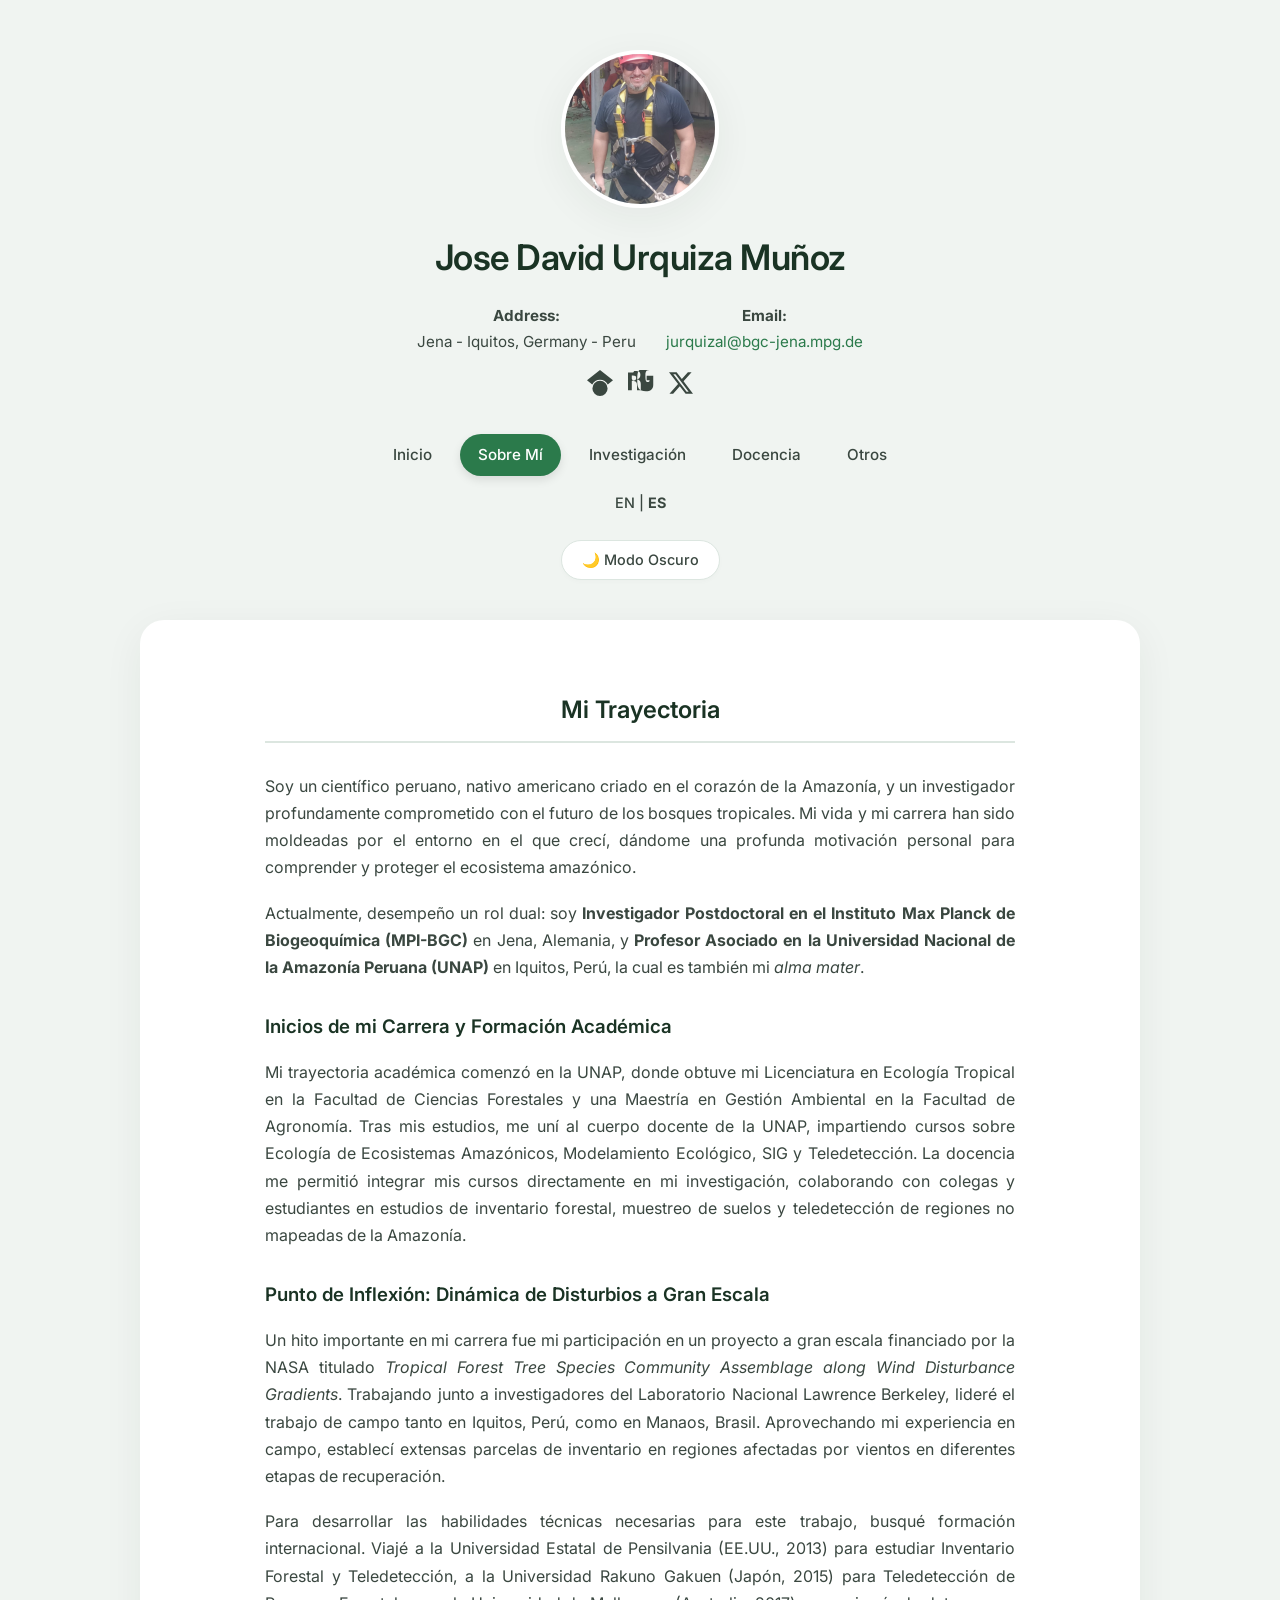
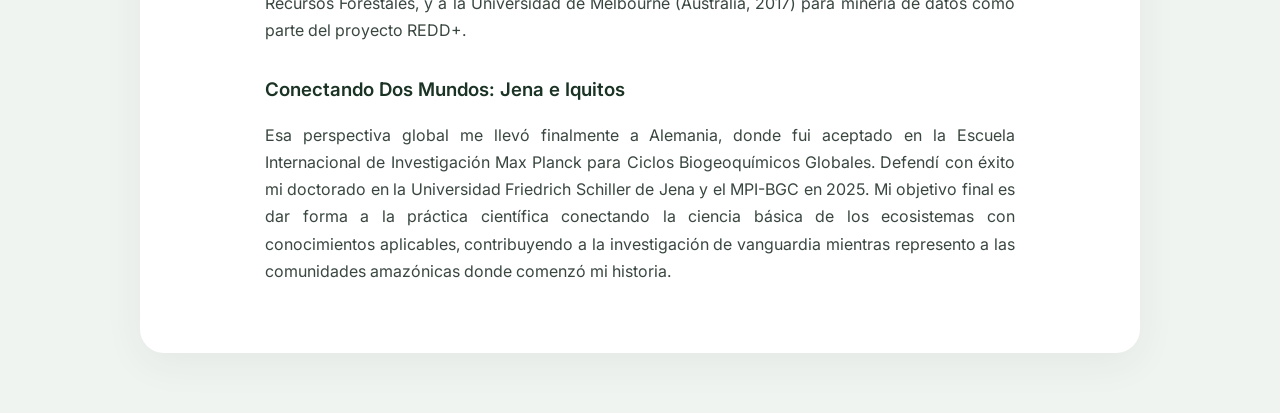
<file: about-es.html>
<!DOCTYPE html>
<html lang="es">
<head>
    <meta charset="UTF-8">
    <meta name="viewport" content="width=device-width, initial-scale=1.0">
    <title>Sobre Mí | Jose David Urquiza Munoz</title>
    <link rel="stylesheet" href="style.css">
</head>
<body>

    <aside class="sidebar">
        <img src="profile.JPG" alt="Jose David Urquiza Munoz" class="profile-img">
        <h2>Jose David Urquiza Muñoz</h2>
        
         <div class="contact-info">
            <p><strong>Address:</strong><br>Jena - Iquitos, Germany - Peru</p>
            <p><strong>Email:</strong><br><a href="mailto:jurquizal@bgc-jena.mpg.de">jurquizal@bgc-jena.mpg.de</a></p>
        </div>

        <div class="social-icons">
            <a href="https://scholar.google.com/citations?hl=en&user=8Au2odkAAAAJ" target="_blank" title="Google Scholar">
                <svg viewBox="0 0 24 24" width="26" height="26" fill="currentColor">
                    <path d="M12 24a7 7 0 1 1 0-14 7 7 0 0 1 0 14Zm0-24L0 9.5l4.838 3.94A8 8 0 0 1 12 9a8 8 0 0 1 7.162 4.44L24 9.5Z"/>
                </svg>
            </a>

            <a href="https://www.researchgate.net/profile/J-David-Urquiza-Munoz?ev=hdr_xprf" target="_blank" title="ResearchGate">
                <svg viewBox="0 0 24 24" width="26" height="26" fill="currentColor">
                    <path d="M19.586 0c-.818 0-1.508.19-2.073.565-.563.377-.97.936-1.213 1.68a3.193 3.193 0 0 0-.112.437 8.365 8.365 0 0 0-.088.595c-.014.24-.021.5-.021.776v1.442c0 2.047.142 3.492.427 4.333.285.84.815 1.26 1.588 1.26.23 0 .436-.027.614-.076.18-.049.345-.116.495-.205.15-.088.277-.188.379-.3.103-.112.18-.231.233-.357.052-.126.086-.255.102-.387a2.11 2.11 0 0 0 .025-.386h-2.73V5.394h6.088V13.8c0 1.053-.16 1.944-.482 2.673-.322.73-.78 1.34-1.375 1.832-.593.49-1.306.848-2.14 1.071-.832.223-1.765.334-2.798.334-1.603 0-2.946-.242-4.029-.724-1.084-.483-1.93-1.154-2.542-2.016-.612-.862-.998-1.89-1.158-3.085-.16-1.196-.24-2.553-.24-4.072v-1.92c0-1.52.08-2.877.24-4.072.16-1.195.546-2.223 1.158-3.085.612-.862 1.458-1.533 2.542-2.016 1.083-.482 2.426-.724 4.029-.724h.815v2.994Zm-14.82 2.302h-4.76v16.32h3.504V10.15h.69c1.626 0 2.72.333 3.284 1.002.564.67.845 1.637.845 2.903v4.567h3.486V13.29c0-1.487-.333-2.613-1-3.376-.667-.763-1.688-1.168-3.065-1.214 1.238-.174 2.158-.616 2.76-1.328.601-.712.902-1.666.902-2.86 0-1.264-.38-2.194-1.14-2.791-.76-.597-1.897-.895-3.41-.895l-.106.002h-.99Zm-1.256 5.86H3.51V5.004h1.002c1.077 0 1.854.195 2.33.585.476.39.714.992.714 1.808 0 .89-.25 1.525-.75 1.906-.5.381-1.304.57-2.412.57Z"/>
                </svg>
            </a>

            <a href="https://x.com/JoDaUrMu1" target="_blank" title="X (Twitter)">
                <svg viewBox="0 0 24 24" width="24" height="24" fill="currentColor">
                    <path d="M18.901 1.153h3.68l-8.04 9.19L24 22.846h-7.406l-5.8-7.584-6.638 7.584H.474l8.6-9.83L0 1.154h7.594l5.243 6.932ZM17.61 20.644h2.039L6.486 3.24H4.298Z"/>
                </svg>
            </a>
        </div>

        <nav class="nav-links">
            <a href="index-es.html">Inicio</a>
            <a href="about-es.html" class="active">Sobre Mí</a>
            <a href="research-es.html">Investigación</a>
            <a href="teaching-es.html">Docencia</a>
            <a href="other-es.html">Otros</a>
        </nav>

        <div class="language-toggle">
            <a href="about.html">EN</a> | <strong>ES</strong>
        </div>

        <button id="theme-toggle" class="theme-toggle">🌙 Modo Oscuro</button>
    </aside>

    <main class="content">
        <section class="home-intro" style="max-width: 750px; margin: 0 auto;">
            <h1 style="border-bottom: 2px solid var(--border-color); padding-bottom: 10px; margin-bottom: 30px;">Mi Trayectoria</h1>
            
            <p>Soy un científico peruano, nativo americano criado en el corazón de la Amazonía, y un investigador profundamente comprometido con el futuro de los bosques tropicales. Mi vida y mi carrera han sido moldeadas por el entorno en el que crecí, dándome una profunda motivación personal para comprender y proteger el ecosistema amazónico.</p>
            
            <p>Actualmente, desempeño un rol dual: soy <strong>Investigador Postdoctoral en el Instituto Max Planck de Biogeoquímica (MPI-BGC)</strong> en Jena, Alemania, y <strong>Profesor Asociado en la Universidad Nacional de la Amazonía Peruana (UNAP)</strong> en Iquitos, Perú, la cual es también mi <em>alma mater</em>.</p>

            <h3 style="text-align: left; margin-top: 30px; margin-bottom: 15px;">Inicios de mi Carrera y Formación Académica</h3>
            <p>Mi trayectoria académica comenzó en la UNAP, donde obtuve mi Licenciatura en Ecología Tropical en la Facultad de Ciencias Forestales y una Maestría en Gestión Ambiental en la Facultad de Agronomía. Tras mis estudios, me uní al cuerpo docente de la UNAP, impartiendo cursos sobre Ecología de Ecosistemas Amazónicos, Modelamiento Ecológico, SIG y Teledetección. La docencia me permitió integrar mis cursos directamente en mi investigación, colaborando con colegas y estudiantes en estudios de inventario forestal, muestreo de suelos y teledetección de regiones no mapeadas de la Amazonía.</p>

            <h3 style="text-align: left; margin-top: 30px; margin-bottom: 15px;">Punto de Inflexión: Dinámica de Disturbios a Gran Escala</h3>
            <p>Un hito importante en mi carrera fue mi participación en un proyecto a gran escala financiado por la NASA titulado <em>Tropical Forest Tree Species Community Assemblage along Wind Disturbance Gradients</em>. Trabajando junto a investigadores del Laboratorio Nacional Lawrence Berkeley, lideré el trabajo de campo tanto en Iquitos, Perú, como en Manaos, Brasil. Aprovechando mi experiencia en campo, establecí extensas parcelas de inventario en regiones afectadas por vientos en diferentes etapas de recuperación.</p>
            <p>Para desarrollar las habilidades técnicas necesarias para este trabajo, busqué formación internacional. Viajé a la Universidad Estatal de Pensilvania (EE.UU., 2013) para estudiar Inventario Forestal y Teledetección, a la Universidad Rakuno Gakuen (Japón, 2015) para Teledetección de Recursos Forestales, y a la Universidad de Melbourne (Australia, 2017) para minería de datos como parte del proyecto REDD+.</p>

            <h3 style="text-align: left; margin-top: 30px; margin-bottom: 15px;">Conectando Dos Mundos: Jena e Iquitos</h3>
            <p>Esa perspectiva global me llevó finalmente a Alemania, donde fui aceptado en la Escuela Internacional de Investigación Max Planck para Ciclos Biogeoquímicos Globales. Defendí con éxito mi doctorado en la Universidad Friedrich Schiller de Jena y el MPI-BGC en 2025. Mi objetivo final es dar forma a la práctica científica conectando la ciencia básica de los ecosistemas con conocimientos aplicables, contribuyendo a la investigación de vanguardia mientras represento a las comunidades amazónicas donde comenzó mi historia.</p>
        </section>
    </main>

    <script>
        const toggleBtn = document.getElementById('theme-toggle');
        const body = document.body;
        if (localStorage.getItem('theme') === 'dark') {
            body.classList.add('dark-mode');
            toggleBtn.textContent = '☀️ Modo Claro';
        }
        toggleBtn.addEventListener('click', () => {
            body.classList.toggle('dark-mode');
            if (body.classList.contains('dark-mode')) {
                localStorage.setItem('theme', 'dark');
                toggleBtn.textContent = '☀️ Modo Claro';
            } else {
                localStorage.setItem('theme', 'light');
                toggleBtn.textContent = '🌙 Modo Oscuro';
            }
        });
    </script>
</body>
</html>
</file>
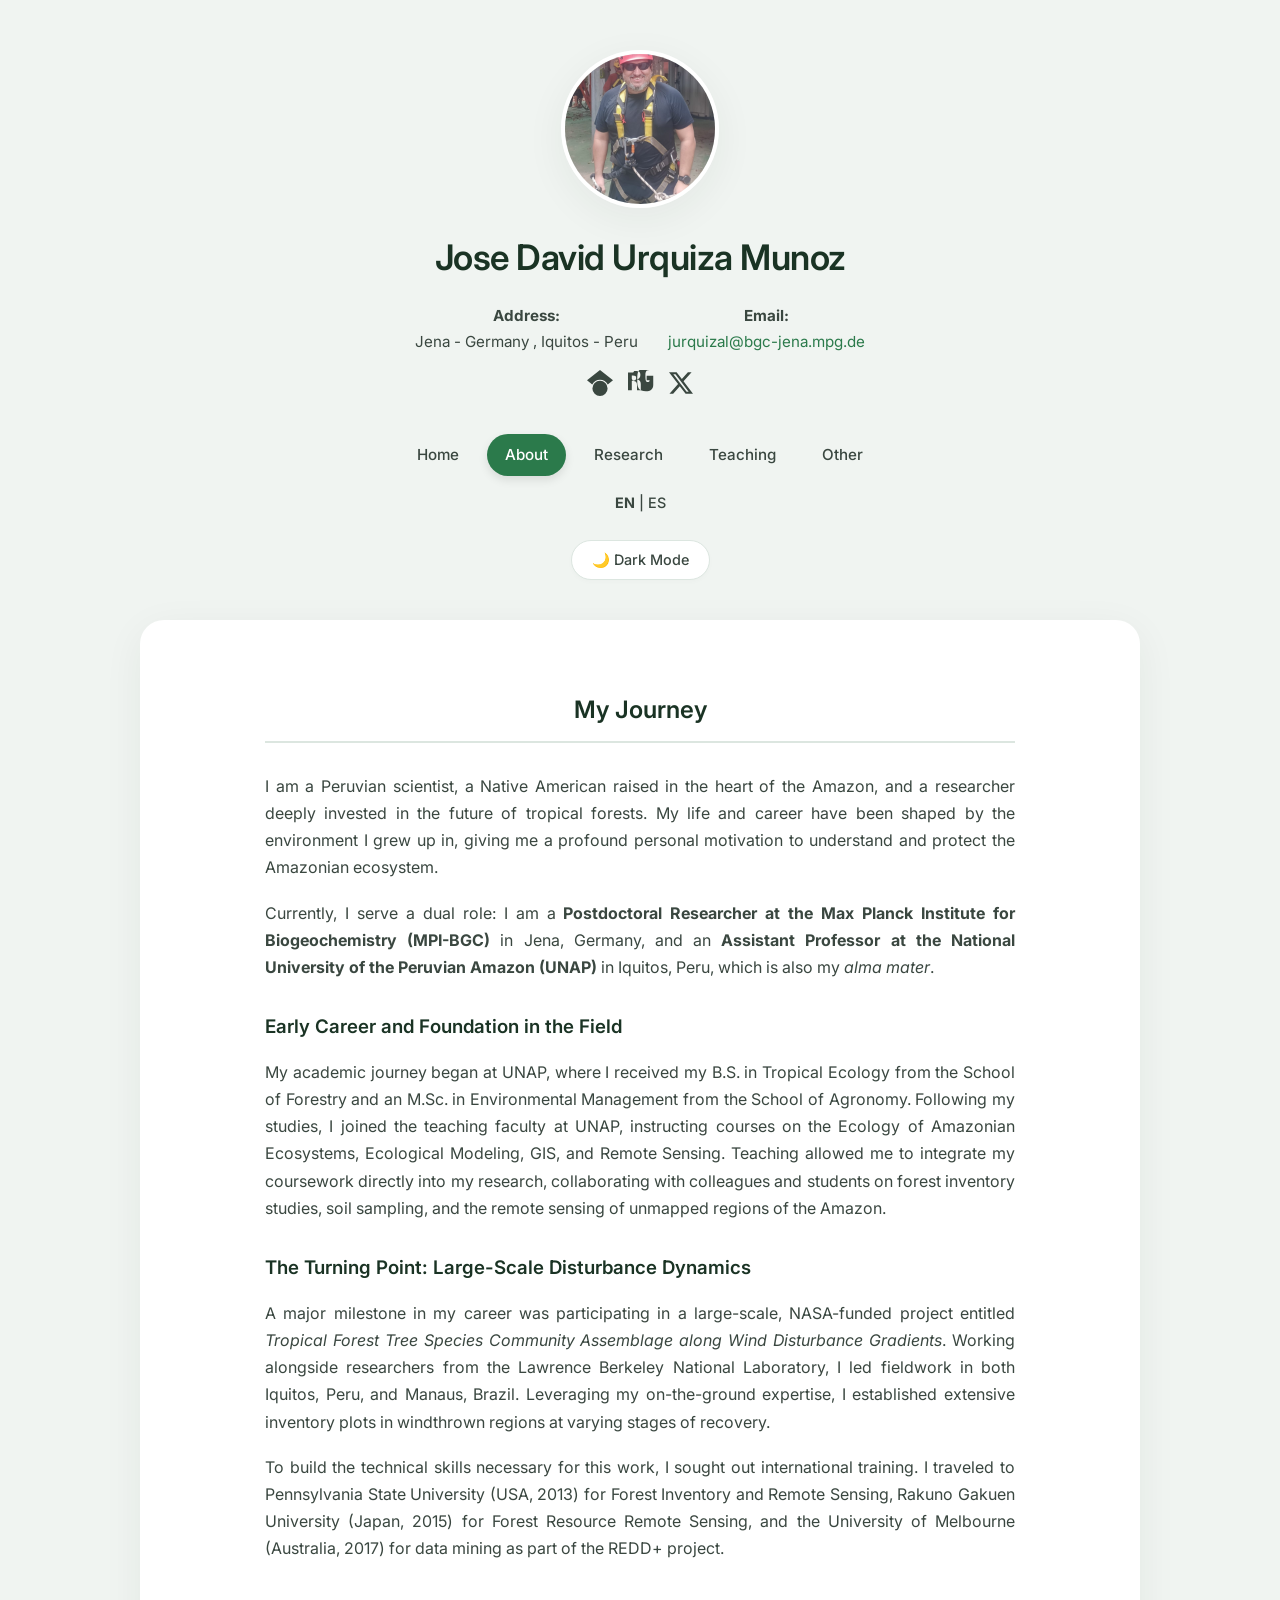
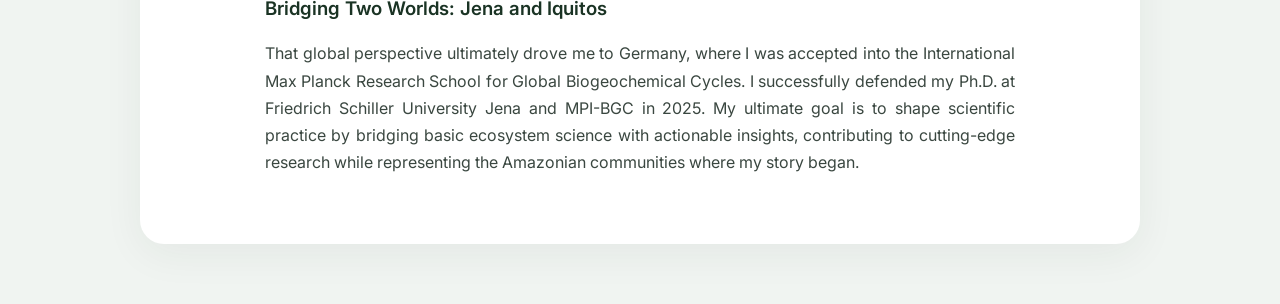
<file: about.html>
<!DOCTYPE html>
<html lang="en">
<head>
    <meta charset="UTF-8">
    <meta name="viewport" content="width=device-width, initial-scale=1.0">
    <title>About | Jose David Urquiza Munoz</title>
    <link rel="stylesheet" href="style.css">
</head>
<body>

    <aside class="sidebar">
        <img src="profile.JPG" alt="Jose David Urquiza Munoz" class="profile-img">
        <h2>Jose David Urquiza Munoz</h2>
        
         <div class="contact-info">
            <p><strong>Address:</strong><br>Jena - Germany , Iquitos - Peru</p>
            <p><strong>Email:</strong><br><a href="mailto:jurquizal@bgc-jena.mpg.de">jurquizal@bgc-jena.mpg.de</a></p>
        </div>

        <div class="social-icons">
            <a href="https://scholar.google.com/citations?hl=en&user=8Au2odkAAAAJ" target="_blank" title="Google Scholar">
                <svg viewBox="0 0 24 24" width="26" height="26" fill="currentColor">
                    <path d="M12 24a7 7 0 1 1 0-14 7 7 0 0 1 0 14Zm0-24L0 9.5l4.838 3.94A8 8 0 0 1 12 9a8 8 0 0 1 7.162 4.44L24 9.5Z"/>
                </svg>
            </a>

            <a href="https://www.researchgate.net/profile/J-David-Urquiza-Munoz?ev=hdr_xprf" target="_blank" title="ResearchGate">
                <svg viewBox="0 0 24 24" width="26" height="26" fill="currentColor">
                    <path d="M19.586 0c-.818 0-1.508.19-2.073.565-.563.377-.97.936-1.213 1.68a3.193 3.193 0 0 0-.112.437 8.365 8.365 0 0 0-.088.595c-.014.24-.021.5-.021.776v1.442c0 2.047.142 3.492.427 4.333.285.84.815 1.26 1.588 1.26.23 0 .436-.027.614-.076.18-.049.345-.116.495-.205.15-.088.277-.188.379-.3.103-.112.18-.231.233-.357.052-.126.086-.255.102-.387a2.11 2.11 0 0 0 .025-.386h-2.73V5.394h6.088V13.8c0 1.053-.16 1.944-.482 2.673-.322.73-.78 1.34-1.375 1.832-.593.49-1.306.848-2.14 1.071-.832.223-1.765.334-2.798.334-1.603 0-2.946-.242-4.029-.724-1.084-.483-1.93-1.154-2.542-2.016-.612-.862-.998-1.89-1.158-3.085-.16-1.196-.24-2.553-.24-4.072v-1.92c0-1.52.08-2.877.24-4.072.16-1.195.546-2.223 1.158-3.085.612-.862 1.458-1.533 2.542-2.016 1.083-.482 2.426-.724 4.029-.724h.815v2.994Zm-14.82 2.302h-4.76v16.32h3.504V10.15h.69c1.626 0 2.72.333 3.284 1.002.564.67.845 1.637.845 2.903v4.567h3.486V13.29c0-1.487-.333-2.613-1-3.376-.667-.763-1.688-1.168-3.065-1.214 1.238-.174 2.158-.616 2.76-1.328.601-.712.902-1.666.902-2.86 0-1.264-.38-2.194-1.14-2.791-.76-.597-1.897-.895-3.41-.895l-.106.002h-.99Zm-1.256 5.86H3.51V5.004h1.002c1.077 0 1.854.195 2.33.585.476.39.714.992.714 1.808 0 .89-.25 1.525-.75 1.906-.5.381-1.304.57-2.412.57Z"/>
                </svg>
            </a>

            <a href="https://x.com/JoDaUrMu1" target="_blank" title="X (Twitter)">
                <svg viewBox="0 0 24 24" width="24" height="24" fill="currentColor">
                    <path d="M18.901 1.153h3.68l-8.04 9.19L24 22.846h-7.406l-5.8-7.584-6.638 7.584H.474l8.6-9.83L0 1.154h7.594l5.243 6.932ZM17.61 20.644h2.039L6.486 3.24H4.298Z"/>
                </svg>
            </a>
        </div>

        <nav class="nav-links">
            <a href="index.html">Home</a>
            <a href="about.html" class="active">About</a>
            <a href="research.html">Research</a>
            <a href="teaching.html">Teaching</a>
            <a href="other.html">Other</a>
        </nav>

        <div class="language-toggle">
            <strong>EN</strong> | <a href="about-es.html">ES</a>
        </div>

        <button id="theme-toggle" class="theme-toggle">🌙 Dark Mode</button>
    </aside>

    <main class="content">
        <section class="home-intro" style="max-width: 750px; margin: 0 auto;">
            <h1 style="border-bottom: 2px solid var(--border-color); padding-bottom: 10px; margin-bottom: 30px;">My Journey</h1>
            
            <p>I am a Peruvian scientist, a Native American raised in the heart of the Amazon, and a researcher deeply invested in the future of tropical forests. My life and career have been shaped by the environment I grew up in, giving me a profound personal motivation to understand and protect the Amazonian ecosystem.</p>
            
            <p>Currently, I serve a dual role: I am a <strong>Postdoctoral Researcher at the Max Planck Institute for Biogeochemistry (MPI-BGC)</strong> in Jena, Germany, and an <strong>Assistant Professor at the National University of the Peruvian Amazon (UNAP)</strong> in Iquitos, Peru, which is also my <em>alma mater</em>.</p>

            <h3 style="text-align: left; margin-top: 30px; margin-bottom: 15px;">Early Career and Foundation in the Field</h3>
            <p>My academic journey began at UNAP, where I received my B.S. in Tropical Ecology from the School of Forestry and an M.Sc. in Environmental Management from the School of Agronomy. Following my studies, I joined the teaching faculty at UNAP, instructing courses on the Ecology of Amazonian Ecosystems, Ecological Modeling, GIS, and Remote Sensing. Teaching allowed me to integrate my coursework directly into my research, collaborating with colleagues and students on forest inventory studies, soil sampling, and the remote sensing of unmapped regions of the Amazon.</p>

            <h3 style="text-align: left; margin-top: 30px; margin-bottom: 15px;">The Turning Point: Large-Scale Disturbance Dynamics</h3>
            <p>A major milestone in my career was participating in a large-scale, NASA-funded project entitled <em>Tropical Forest Tree Species Community Assemblage along Wind Disturbance Gradients</em>. Working alongside researchers from the Lawrence Berkeley National Laboratory, I led fieldwork in both Iquitos, Peru, and Manaus, Brazil. Leveraging my on-the-ground expertise, I established extensive inventory plots in windthrown regions at varying stages of recovery.</p>
            <p>To build the technical skills necessary for this work, I sought out international training. I traveled to Pennsylvania State University (USA, 2013) for Forest Inventory and Remote Sensing, Rakuno Gakuen University (Japan, 2015) for Forest Resource Remote Sensing, and the University of Melbourne (Australia, 2017) for data mining as part of the REDD+ project.</p>

            <h3 style="text-align: left; margin-top: 30px; margin-bottom: 15px;">Bridging Two Worlds: Jena and Iquitos</h3>
            <p>That global perspective ultimately drove me to Germany, where I was accepted into the International Max Planck Research School for Global Biogeochemical Cycles. I successfully defended my Ph.D. at Friedrich Schiller University Jena and MPI-BGC in 2025. My ultimate goal is to shape scientific practice by bridging basic ecosystem science with actionable insights, contributing to cutting-edge research while representing the Amazonian communities where my story began.</p>
        </section>
    </main>

    <script>
        const toggleBtn = document.getElementById('theme-toggle');
        const body = document.body;
        if (localStorage.getItem('theme') === 'dark') {
            body.classList.add('dark-mode');
            toggleBtn.textContent = '☀️ Light Mode';
        }
        toggleBtn.addEventListener('click', () => {
            body.classList.toggle('dark-mode');
            if (body.classList.contains('dark-mode')) {
                localStorage.setItem('theme', 'dark');
                toggleBtn.textContent = '☀️ Light Mode';
            } else {
                localStorage.setItem('theme', 'light');
                toggleBtn.textContent = '🌙 Dark Mode';
            }
        });
    </script>
</body>
</html>
</file>
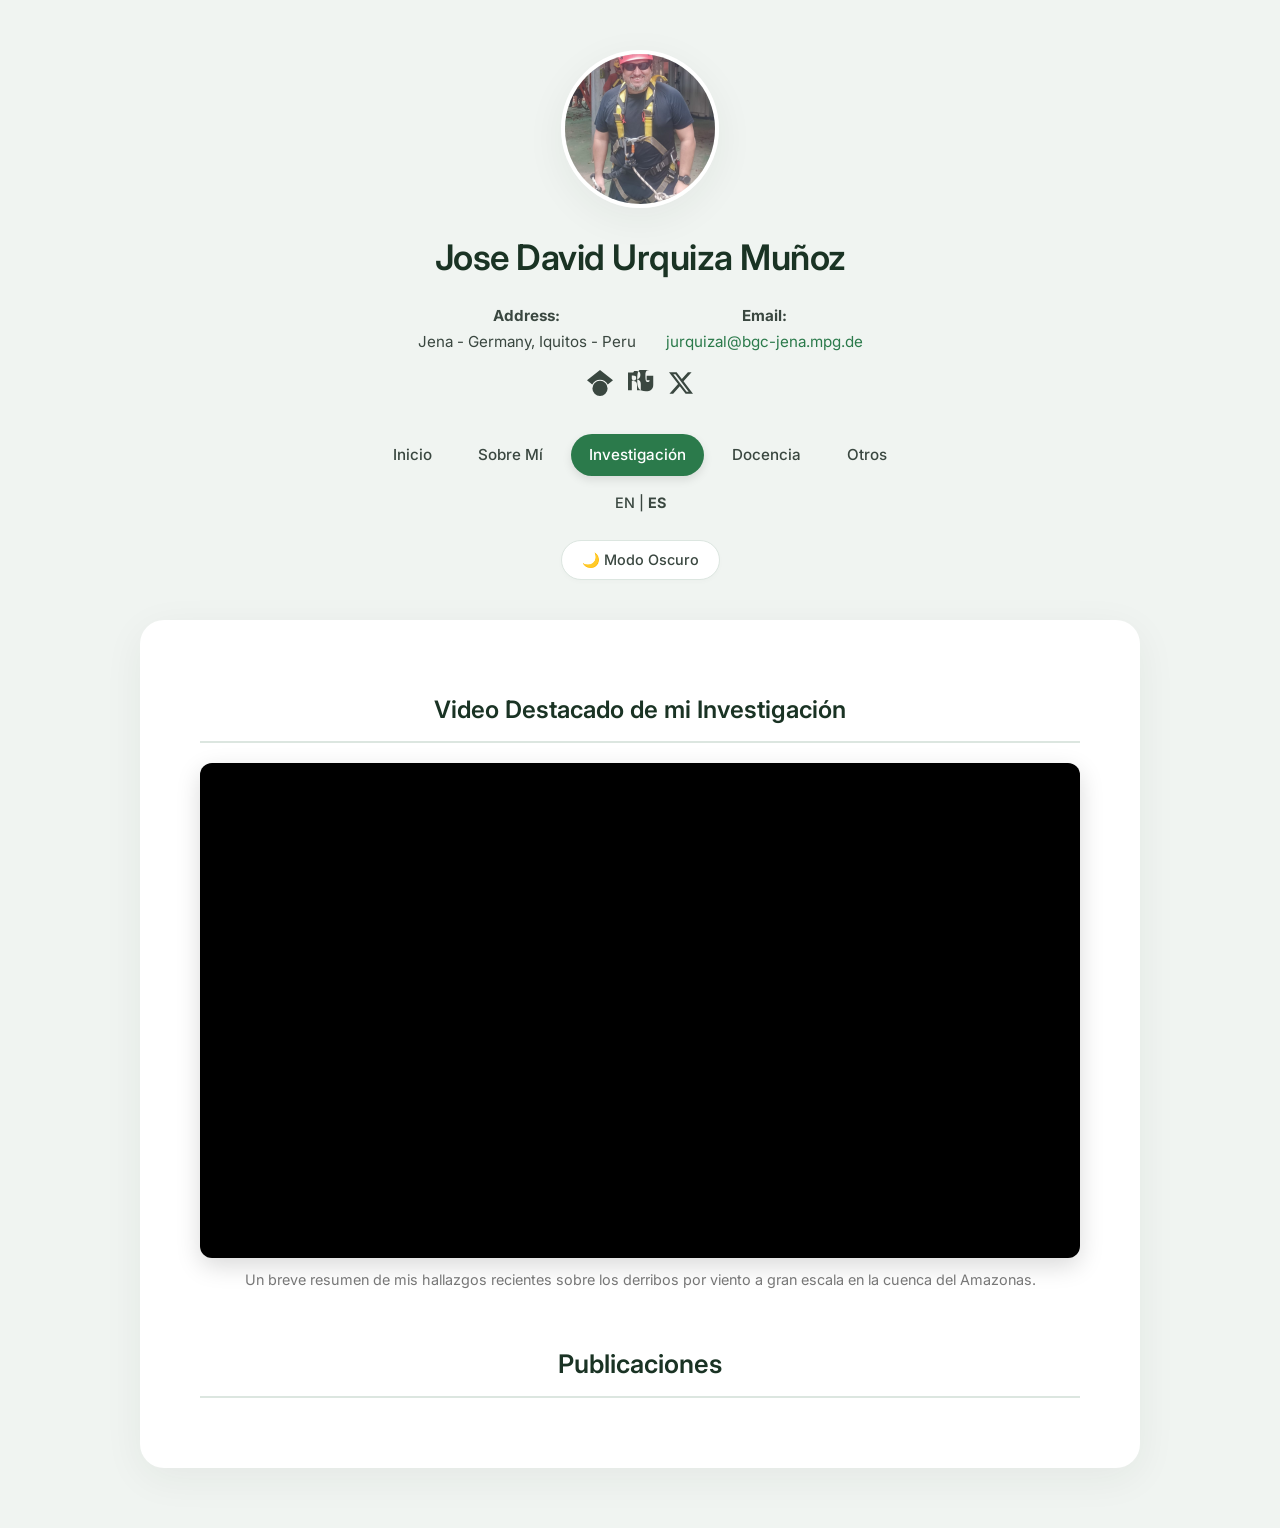
<file: research-es.html>
<!DOCTYPE html>
<html lang="es">
<head>
    <meta charset="UTF-8">
    <meta name="viewport" content="width=device-width, initial-scale=1.0">
    <title>Investigación | Jose David Urquiza Munoz</title>
    <link rel="stylesheet" href="style.css">
</head>
<body>

    <aside class="sidebar">
        <img src="profile.JPG" alt="Jose David Urquiza Munoz" class="profile-img">
        <h2>Jose David Urquiza Muñoz</h2>
        
        <div class="contact-info">
            <p><strong>Address:</strong><br>Jena - Germany, Iquitos - Peru</p>
            <p><strong>Email:</strong><br><a href="mailto:jurquizal@bgc-jena.mpg.de">jurquizal@bgc-jena.mpg.de</a></p>
        </div>

        <div class="social-icons">
            <a href="https://scholar.google.com/citations?hl=en&user=8Au2odkAAAAJ" target="_blank" title="Google Scholar">
                <svg viewBox="0 0 24 24" width="26" height="26" fill="currentColor">
                    <path d="M12 24a7 7 0 1 1 0-14 7 7 0 0 1 0 14Zm0-24L0 9.5l4.838 3.94A8 8 0 0 1 12 9a8 8 0 0 1 7.162 4.44L24 9.5Z"/>
                </svg>
            </a>

            <a href="https://www.researchgate.net/profile/J-David-Urquiza-Munoz?ev=hdr_xprf" target="_blank" title="ResearchGate">
                <svg viewBox="0 0 24 24" width="26" height="26" fill="currentColor">
                    <path d="M19.586 0c-.818 0-1.508.19-2.073.565-.563.377-.97.936-1.213 1.68a3.193 3.193 0 0 0-.112.437 8.365 8.365 0 0 0-.088.595c-.014.24-.021.5-.021.776v1.442c0 2.047.142 3.492.427 4.333.285.84.815 1.26 1.588 1.26.23 0 .436-.027.614-.076.18-.049.345-.116.495-.205.15-.088.277-.188.379-.3.103-.112.18-.231.233-.357.052-.126.086-.255.102-.387a2.11 2.11 0 0 0 .025-.386h-2.73V5.394h6.088V13.8c0 1.053-.16 1.944-.482 2.673-.322.73-.78 1.34-1.375 1.832-.593.49-1.306.848-2.14 1.071-.832.223-1.765.334-2.798.334-1.603 0-2.946-.242-4.029-.724-1.084-.483-1.93-1.154-2.542-2.016-.612-.862-.998-1.89-1.158-3.085-.16-1.196-.24-2.553-.24-4.072v-1.92c0-1.52.08-2.877.24-4.072.16-1.195.546-2.223 1.158-3.085.612-.862 1.458-1.533 2.542-2.016 1.083-.482 2.426-.724 4.029-.724h.815v2.994Zm-14.82 2.302h-4.76v16.32h3.504V10.15h.69c1.626 0 2.72.333 3.284 1.002.564.67.845 1.637.845 2.903v4.567h3.486V13.29c0-1.487-.333-2.613-1-3.376-.667-.763-1.688-1.168-3.065-1.214 1.238-.174 2.158-.616 2.76-1.328.601-.712.902-1.666.902-2.86 0-1.264-.38-2.194-1.14-2.791-.76-.597-1.897-.895-3.41-.895l-.106.002h-.99Zm-1.256 5.86H3.51V5.004h1.002c1.077 0 1.854.195 2.33.585.476.39.714.992.714 1.808 0 .89-.25 1.525-.75 1.906-.5.381-1.304.57-2.412.57Z"/>
                </svg>
            </a>

            <a href="https://x.com/JoDaUrMu1" target="_blank" title="X (Twitter)">
                <svg viewBox="0 0 24 24" width="24" height="24" fill="currentColor">
                    <path d="M18.901 1.153h3.68l-8.04 9.19L24 22.846h-7.406l-5.8-7.584-6.638 7.584H.474l8.6-9.83L0 1.154h7.594l5.243 6.932ZM17.61 20.644h2.039L6.486 3.24H4.298Z"/>
                </svg>
            </a>
        </div>

        <nav class="nav-links">
            <a href="index-es.html">Inicio</a>
            <a href="about-es.html">Sobre Mí</a>
            <a href="research-es.html" class="active">Investigación</a>
            <a href="teaching-es.html">Docencia</a>
            <a href="other-es.html">Otros</a>
        </nav>

        <div class="language-toggle">
            <a href="research.html">EN</a> | <strong>ES</strong>
        </div>

        <button id="theme-toggle" class="theme-toggle">🌙 Modo Oscuro</button>
    </aside>

    <main class="content">
        
        <section class="featured-media">
            <h2 style="border-bottom: 2px solid var(--border-color); padding-bottom: 10px; margin-bottom: 20px;">Video Destacado de mi Investigación</h2>
            <div class="video-container">
                <iframe src="https://lt.org/embed/publication-plus/83ad64a9-caa0-4a43-aec8-38df67d9155f/" style="aspect-ratio: 16/9; width: 100%; border: 0; margin: 0; padding: 0; display: block;" allowfullscreen title="Latest Thinking - Video" frameborder="0" allow="accelerometer; autoplay; clipboard-write; encrypted-media; gyroscope; web-share"></iframe>
            </div>
            <p style="text-align: center; font-size: 0.9rem; margin-top: 10px; color: #777;">Un breve resumen de mis hallazgos recientes sobre los derribos por viento a gran escala en la cuenca del Amazonas.</p>
        </section>

        <section class="publications">
            <h2 style="border-bottom: 2px solid var(--border-color); padding-bottom: 10px; margin-top: 40px; margin-bottom: 20px;">Publicaciones</h2>
            <div style="text-align: left; max-width: 750px; margin: 0 auto;">
                 <script src="https://bibbase.org/show?bib=https%3A%2F%2Fbibbase.org%2Fnetwork%2Ffiles%2F9jFDFyECqBGNqduXi&noBootstrap=1&jsonp=1"></script> 
            </div>
        </section>

    </main>

    <script>
        const toggleBtn = document.getElementById('theme-toggle');
        const body = document.body;
        if (localStorage.getItem('theme') === 'dark') {
            body.classList.add('dark-mode');
            toggleBtn.textContent = '☀️ Modo Claro';
        }
        toggleBtn.addEventListener('click', () => {
            body.classList.toggle('dark-mode');
            if (body.classList.contains('dark-mode')) {
                localStorage.setItem('theme', 'dark');
                toggleBtn.textContent = '☀️ Modo Claro';
            } else {
                localStorage.setItem('theme', 'light');
                toggleBtn.textContent = '🌙 Modo Oscuro';
            }
        });
    </script>
</body>
</html>
</file>
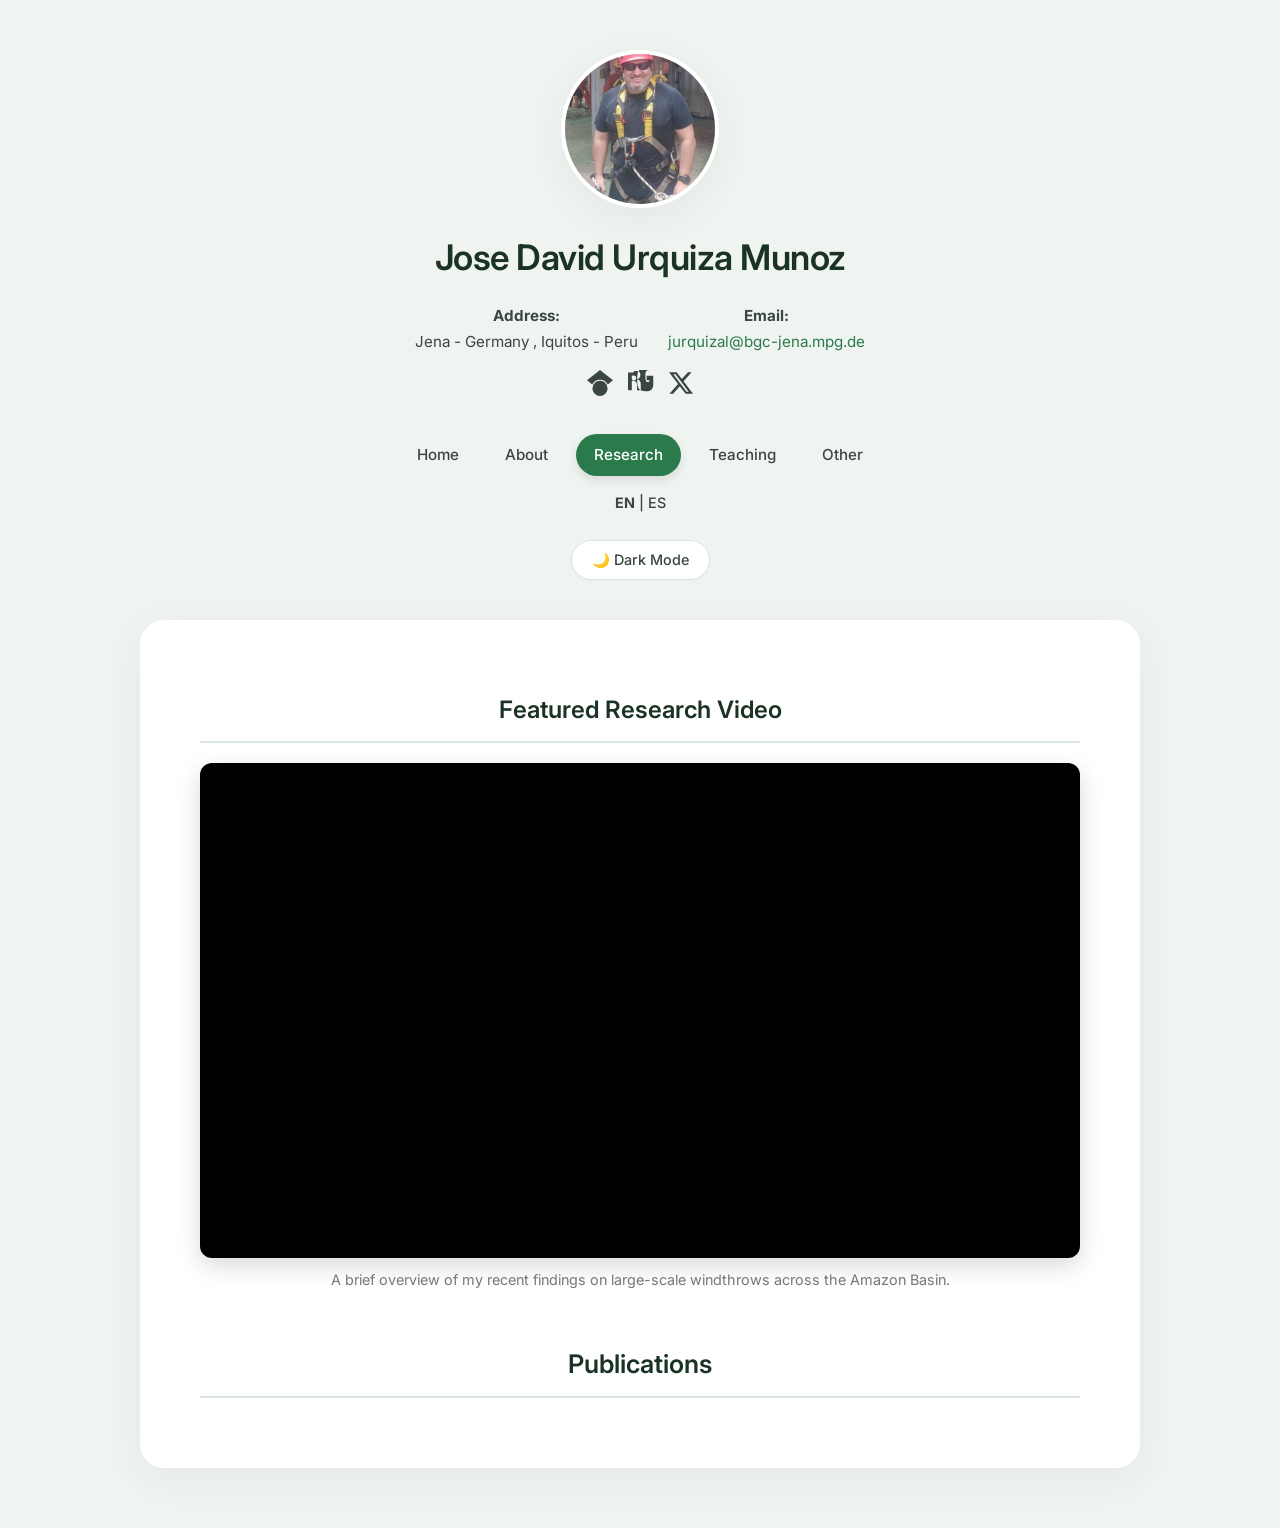
<file: research.html>
<!DOCTYPE html>
<html lang="en">
<head>
    <meta charset="UTF-8">
    <meta name="viewport" content="width=device-width, initial-scale=1.0">
    <title>Research | Jose David Urquiza Munoz</title>
    <link rel="stylesheet" href="style.css">
</head>
<body>

    <aside class="sidebar">
        <img src="profile.JPG" alt="Jose David Urquiza Munoz" class="profile-img">
        <h2>Jose David Urquiza Munoz</h2>
        
        <div class="contact-info">
            <p><strong>Address:</strong><br>Jena - Germany , Iquitos - Peru</p>
            <p><strong>Email:</strong><br><a href="mailto:jurquizal@bgc-jena.mpg.de">jurquizal@bgc-jena.mpg.de</a></p>
        </div>

        <div class="social-icons">
            <a href="https://scholar.google.com/citations?hl=en&user=8Au2odkAAAAJ" target="_blank" title="Google Scholar">
                <svg viewBox="0 0 24 24" width="26" height="26" fill="currentColor">
                    <path d="M12 24a7 7 0 1 1 0-14 7 7 0 0 1 0 14Zm0-24L0 9.5l4.838 3.94A8 8 0 0 1 12 9a8 8 0 0 1 7.162 4.44L24 9.5Z"/>
                </svg>
            </a>

            <a href="https://www.researchgate.net/profile/J-David-Urquiza-Munoz?ev=hdr_xprf" target="_blank" title="ResearchGate">
                <svg viewBox="0 0 24 24" width="26" height="26" fill="currentColor">
                    <path d="M19.586 0c-.818 0-1.508.19-2.073.565-.563.377-.97.936-1.213 1.68a3.193 3.193 0 0 0-.112.437 8.365 8.365 0 0 0-.088.595c-.014.24-.021.5-.021.776v1.442c0 2.047.142 3.492.427 4.333.285.84.815 1.26 1.588 1.26.23 0 .436-.027.614-.076.18-.049.345-.116.495-.205.15-.088.277-.188.379-.3.103-.112.18-.231.233-.357.052-.126.086-.255.102-.387a2.11 2.11 0 0 0 .025-.386h-2.73V5.394h6.088V13.8c0 1.053-.16 1.944-.482 2.673-.322.73-.78 1.34-1.375 1.832-.593.49-1.306.848-2.14 1.071-.832.223-1.765.334-2.798.334-1.603 0-2.946-.242-4.029-.724-1.084-.483-1.93-1.154-2.542-2.016-.612-.862-.998-1.89-1.158-3.085-.16-1.196-.24-2.553-.24-4.072v-1.92c0-1.52.08-2.877.24-4.072.16-1.195.546-2.223 1.158-3.085.612-.862 1.458-1.533 2.542-2.016 1.083-.482 2.426-.724 4.029-.724h.815v2.994Zm-14.82 2.302h-4.76v16.32h3.504V10.15h.69c1.626 0 2.72.333 3.284 1.002.564.67.845 1.637.845 2.903v4.567h3.486V13.29c0-1.487-.333-2.613-1-3.376-.667-.763-1.688-1.168-3.065-1.214 1.238-.174 2.158-.616 2.76-1.328.601-.712.902-1.666.902-2.86 0-1.264-.38-2.194-1.14-2.791-.76-.597-1.897-.895-3.41-.895l-.106.002h-.99Zm-1.256 5.86H3.51V5.004h1.002c1.077 0 1.854.195 2.33.585.476.39.714.992.714 1.808 0 .89-.25 1.525-.75 1.906-.5.381-1.304.57-2.412.57Z"/>
                </svg>
            </a>

            <a href="https://x.com/JoDaUrMu1" target="_blank" title="X (Twitter)">
                <svg viewBox="0 0 24 24" width="24" height="24" fill="currentColor">
                    <path d="M18.901 1.153h3.68l-8.04 9.19L24 22.846h-7.406l-5.8-7.584-6.638 7.584H.474l8.6-9.83L0 1.154h7.594l5.243 6.932ZM17.61 20.644h2.039L6.486 3.24H4.298Z"/>
                </svg>
            </a>
        </div>

        <nav class="nav-links">
            <a href="index.html">Home</a>
            <a href="about.html">About</a>
            <a href="research.html" class="active">Research</a>
            <a href="teaching.html">Teaching</a>
            <a href="other.html">Other</a>
        </nav>

        <div class="language-toggle">
            <strong>EN</strong> | <a href="research-es.html">ES</a>
        </div>

        <button id="theme-toggle" class="theme-toggle">🌙 Dark Mode</button>
    </aside>

    <main class="content">
        
        <section class="featured-media">
            <h2 style="border-bottom: 2px solid var(--border-color); padding-bottom: 10px; margin-bottom: 20px;">Featured Research Video</h2>
            <div class="video-container">
                <iframe src="https://lt.org/embed/publication-plus/83ad64a9-caa0-4a43-aec8-38df67d9155f/" style="aspect-ratio: 16/9; width: 100%; border: 0; margin: 0; padding: 0; display: block;" allowfullscreen title="Latest Thinking - Video" frameborder="0" allow="accelerometer; autoplay; clipboard-write; encrypted-media; gyroscope; web-share"></iframe>
            </div>
            <p style="text-align: center; font-size: 0.9rem; margin-top: 10px; color: #777;">A brief overview of my recent findings on large-scale windthrows across the Amazon Basin.</p>
        </section>

        <section class="publications">
            <h2 style="border-bottom: 2px solid var(--border-color); padding-bottom: 10px; margin-top: 40px; margin-bottom: 20px;">Publications</h2>
            <div style="text-align: left; max-width: 750px; margin: 0 auto;">
                 <script src="https://bibbase.org/show?bib=https%3A%2F%2Fbibbase.org%2Fnetwork%2Ffiles%2F9jFDFyECqBGNqduXi&noBootstrap=1&jsonp=1"></script> 
            </div>
        </section>

    </main>

    <script>
        const toggleBtn = document.getElementById('theme-toggle');
        const body = document.body;
        if (localStorage.getItem('theme') === 'dark') {
            body.classList.add('dark-mode');
            toggleBtn.textContent = '☀️ Light Mode';
        }
        toggleBtn.addEventListener('click', () => {
            body.classList.toggle('dark-mode');
            if (body.classList.contains('dark-mode')) {
                localStorage.setItem('theme', 'dark');
                toggleBtn.textContent = '☀️ Light Mode';
            } else {
                localStorage.setItem('theme', 'light');
                toggleBtn.textContent = '🌙 Dark Mode';
            }
        });
    </script>
</body>
</html>
</file>
<file: style.css>
/* =========================================
   1. Modern Fonts & Forest Green Variables
   ========================================= */
@import url('https://fonts.googleapis.com/css2?family=Inter:wght@300;400;500;600;700&display=swap');

:root {
    /* Light Mode - Forest Green Palette */
    --bg-body: #f0f4f1;        /* Soft, pale grayish-green background */
    --bg-card: #ffffff;        /* Pure white for the content card */
    --text-main: #3a4740;      /* Dark mossy grey for easy reading */
    --text-heading: #1a3324;   /* Deep forest green for headings */
    --accent-color: #2b7a4b;   /* Vibrant forest green for links/buttons */
    --accent-hover: #1e5735;   /* Darker green for hover effects */
    --active-text: #ffffff;    /* White text for the active menu pill */
    --border-color: #dce6e0;   /* Very subtle green-grey border */
    --shadow: 0 10px 40px rgba(26, 51, 36, 0.06); /* Soft green-tinted shadow */
}

body.dark-mode {
    /* Dark Mode - Deep Jungle Palette */
    --bg-body: #0d120f;        /* Almost black, deep jungle green */
    --bg-card: #141c17;        /* Slightly lighter dark green for the card */
    --text-main: #a9b8b0;      /* Soft light sage for reading */
    --text-heading: #e1e8e4;   /* Crisp pale green for headings */
    --accent-color: #5ebd85;   /* Bright mint/fern green for visibility */
    --accent-hover: #8de3b0;   /* Brighter mint on hover */
    --active-text: #0d120f;    /* Dark text for the active menu pill */
    --border-color: #243029;   /* Dark separator lines */
    --shadow: 0 10px 40px rgba(0, 0, 0, 0.4); /* Stronger shadow for dark mode */
}

/* =========================================
   2. Base Body Styles
   ========================================= */
body {
    margin: 0;
    padding: 0;
    font-family: 'Inter', sans-serif; /* Applied the new modern font */
    background-color: var(--bg-body); 
    color: var(--text-main);
    display: flex;
    flex-direction: column; 
    align-items: center; 
    line-height: 1.7; /* Slightly more breathing room for text */
    transition: background-color 0.4s ease, color 0.4s ease;
}

a {
    color: var(--accent-color);
    text-decoration: none;
    transition: color 0.3s ease;
}

a:hover {
    text-decoration: underline;
    color: var(--accent-hover);
}

h1, h2, h3 { 
    color: var(--text-heading);
    text-align: center; 
    font-weight: 600;
}

/* =========================================
   3. Header / Profile Area
   ========================================= */
.sidebar {
    width: 100%;
    max-width: 100%; 
    height: auto;
    background-color: transparent;
    padding: 50px 20px 20px;
    box-sizing: border-box;
    text-align: center;
}

.profile-img {
    width: 150px;
    height: 150px;
    border-radius: 50%;
    object-fit: cover;
    display: block;
    margin: 0 auto 20px auto; 
    border: 4px solid var(--bg-card); /* Creates a clean rim */
    box-shadow: var(--shadow); /* Modern floating shadow */
    transition: all 0.4s ease;
}

.sidebar h2 {
    font-size: 2.2rem;
    margin: 0 0 15px 0;
    letter-spacing: -0.5px; /* Tighter, more modern headline look */
}

.contact-info {
    font-size: 0.95rem;
    margin-bottom: 15px;
    display: flex;
    justify-content: center;
    gap: 30px;
    flex-wrap: wrap;
}

.contact-info p { margin: 0; }

/* Social Media Icons */
.social-icons {
    display: flex;
    justify-content: center;
    align-items: center;
    gap: 15px;
    margin-bottom: 30px;
}

.social-icons a {
    color: var(--text-main);
    transition: color 0.3s ease, transform 0.3s ease;
    display: inline-block;
}

.social-icons a:hover {
    color: var(--accent-color);
    transform: translateY(-3px);
}

/* =========================================
   4. Modern Navigation & Toggles
   ========================================= */
.nav-links {
    display: flex;
    flex-direction: row;
    justify-content: center;
    gap: 10px;
    flex-wrap: wrap;
    margin-bottom: 10px;
}

/* Modern Pill Navigation */
.nav-links a {
    color: var(--text-main);
    padding: 8px 18px;
    border-radius: 30px; /* Makes them look like pills */
    font-weight: 500;
    font-size: 0.95rem;
    transition: all 0.3s ease;
}

.nav-links a:hover { 
    color: var(--accent-color); 
    background-color: rgba(43, 122, 75, 0.1); /* Soft green hover background */
    text-decoration: none;
}

.nav-links a.active {
    background-color: var(--accent-color);
    color: var(--active-text);
    box-shadow: 0 4px 10px rgba(0,0,0,0.1);
}

.language-toggle {
    margin-top: 15px;
    font-size: 0.9rem;
    font-weight: 500;
}

.language-toggle a { color: var(--text-main); }

.theme-toggle {
    background: var(--bg-card);
    border: 1px solid var(--border-color);
    color: var(--text-main);
    padding: 10px 20px;
    border-radius: 30px;
    cursor: pointer;
    font-size: 0.9rem;
    font-weight: 500;
    font-family: 'Inter', sans-serif;
    margin-top: 25px;
    box-shadow: 0 2px 5px rgba(0,0,0,0.02);
    transition: all 0.3s ease;
}

.theme-toggle:hover { 
    border-color: var(--accent-color);
    color: var(--accent-color);
    transform: translateY(-2px);
}

/* =========================================
   5. Main Content Area (The "Card")
   ========================================= */
.content {
    background-color: var(--bg-card);
    border-radius: 24px; /* Soft, modern rounded corners */
    box-shadow: var(--shadow); /* The floating effect */
    padding: 50px 60px; /* Lots of clean breathing room */
    margin-top: 20px;
    margin-bottom: 60px;
    max-width: 1000px;
    width: 92%;
    box-sizing: border-box;
    transition: background-color 0.4s ease, box-shadow 0.4s ease;
}

.home-intro, .research-intro { margin-bottom: 40px; }
.home-intro p, .research-intro p {
    margin-bottom: 18px;
    text-align: justify; 
}

/* =========================================
   6. Custom Components (Video & Lists)
   ========================================= */
.featured-media {
    width: 100%;
    margin-bottom: 50px;
}

.video-container {
    max-width: 900px;
    margin: 0 auto;
    border-radius: 12px;
    overflow: hidden;
    box-shadow: 0 8px 25px rgba(0,0,0,0.15);
    background-color: #000;
    border: none; /* Removed the hard border for a cleaner look */
}

.publications h2, .news-updates h2 {
    border-bottom: 2px solid var(--border-color);
    padding-bottom: 15px;
    margin-top: 40px;
    margin-bottom: 25px;
    font-size: 1.6rem;
}

.news-updates ul {
    list-style-type: none;
    padding: 0;
    max-width: 750px;
    margin: 0 auto;
}

.news-updates li {
    margin-bottom: 15px;
    text-align: left;
    padding-left: 15px;
    border-left: 3px solid var(--accent-color); /* Adds a modern green accent line to news items */
}


/* =========================================
   7. News Carousel 
   ========================================= */
.carousel-wrapper {
    position: relative;
    display: flex;
    align-items: center;
    max-width: 100%;
    margin-top: 20px;
}

.carousel-container {
    display: flex;
    overflow-x: auto;
    scroll-snap-type: x mandatory; /* Makes the cards snap neatly into place */
    gap: 20px;
    padding: 15px 5px;
    scrollbar-width: none; /* Hides scrollbar in Firefox */
    scroll-behavior: smooth;
    width: 100%;
}

.carousel-container::-webkit-scrollbar {
    display: none; /* Hides scrollbar in Chrome/Safari */
}

.news-card {
    flex: 0 0 280px; /* Each card is 280px wide */
    background-color: var(--bg-body); /* Uses the slightly darker background to stand out from the white card */
    border: 1px solid var(--border-color);
    border-radius: 16px;
    padding: 25px;
    scroll-snap-align: start; /* Snaps to the beginning of the card */
    box-shadow: 0 4px 12px rgba(0,0,0,0.03);
    transition: transform 0.3s ease;
}

.news-card:hover {
    transform: translateY(-5px); /* Gentle lift on hover */
}

.news-card .year {
    display: inline-block;
    background-color: var(--accent-color);
    color: var(--bg-card);
    padding: 4px 12px;
    border-radius: 20px;
    font-size: 0.85rem;
    font-weight: bold;
    margin-bottom: 15px;
}

.news-card p {
    font-size: 0.95rem;
    margin: 0;
    text-align: left;
}

/* Next/Prev Buttons */
.carousel-btn {
    background-color: var(--bg-card);
    border: 1px solid var(--border-color);
    color: var(--text-main);
    border-radius: 50%;
    width: 40px;
    height: 40px;
    cursor: pointer;
    display: flex;
    align-items: center;
    justify-content: center;
    box-shadow: 0 4px 10px rgba(0,0,0,0.1);
    transition: all 0.3s ease;
    z-index: 10;
    flex-shrink: 0;
    margin: 0 10px;
}

.carousel-btn:hover {
    color: var(--accent-color);
    border-color: var(--accent-color);
}

/* Hide buttons on mobile, where users prefer to swipe */
@media (max-width: 600px) {
    .carousel-btn {
        display: none;
    }
}

/* =========================================
   Featured GIF Style
   ========================================= */
.featured-gif-container {
    width: 100%;
    max-width: 850px; /* Keeps it from getting too huge on big screens */
    margin: 30px auto 40px auto;
    text-align: center;
}

.featured-gif {
    width: 100%;
    height: auto;
    border-radius: 16px; /* Modern rounded corners */
    box-shadow: var(--shadow); /* Uses the floating shadow we created earlier */
    display: block;
    border: 1px solid var(--border-color);
}

.gif-caption {
    font-size: 0.85rem;
    margin-top: 12px !important;
    opacity: 0.7; /* Makes the caption text slightly faded so it doesn't distract */
}

/* =========================================
   8. Footer & Visitor Counter
   ========================================= */
footer {
    width: 100%;
    text-align: center;
    padding: 30px 20px;
    margin-top: 20px;
    border-top: 1px solid var(--border-color);
    font-size: 0.85rem;
    color: var(--text-main);
    opacity: 0.8;
}

.visitor-counter {
    margin-top: 15px;
    transition: transform 0.3s ease;
}

.visitor-counter:hover {
    transform: scale(1.05); /* Slight pop effect when hovered */
}

/* =========================================
   9. Teaching Page - Course Grid
   ========================================= */
.course-grid {
    display: grid;
    grid-template-columns: repeat(auto-fit, minmax(300px, 1fr));
    gap: 20px;
    margin-top: 30px;
    margin-bottom: 40px;
}

.course-card {
    background-color: var(--bg-body);
    border: 1px solid var(--border-color);
    border-left: 4px solid var(--accent-color); /* A nice green highlight on the left edge */
    border-radius: 12px;
    padding: 25px;
    transition: transform 0.3s ease, box-shadow 0.3s ease;
}

.course-card:hover {
    transform: translateY(-5px);
    box-shadow: 0 8px 20px rgba(0,0,0,0.05);
}

.course-card h3 {
    margin-top: 0;
    margin-bottom: 10px;
    font-size: 1.2rem;
    text-align: left;
    color: var(--text-heading);
}

.course-card p {
    font-size: 0.95rem;
    margin: 0;
    text-align: left;
}
</file>
